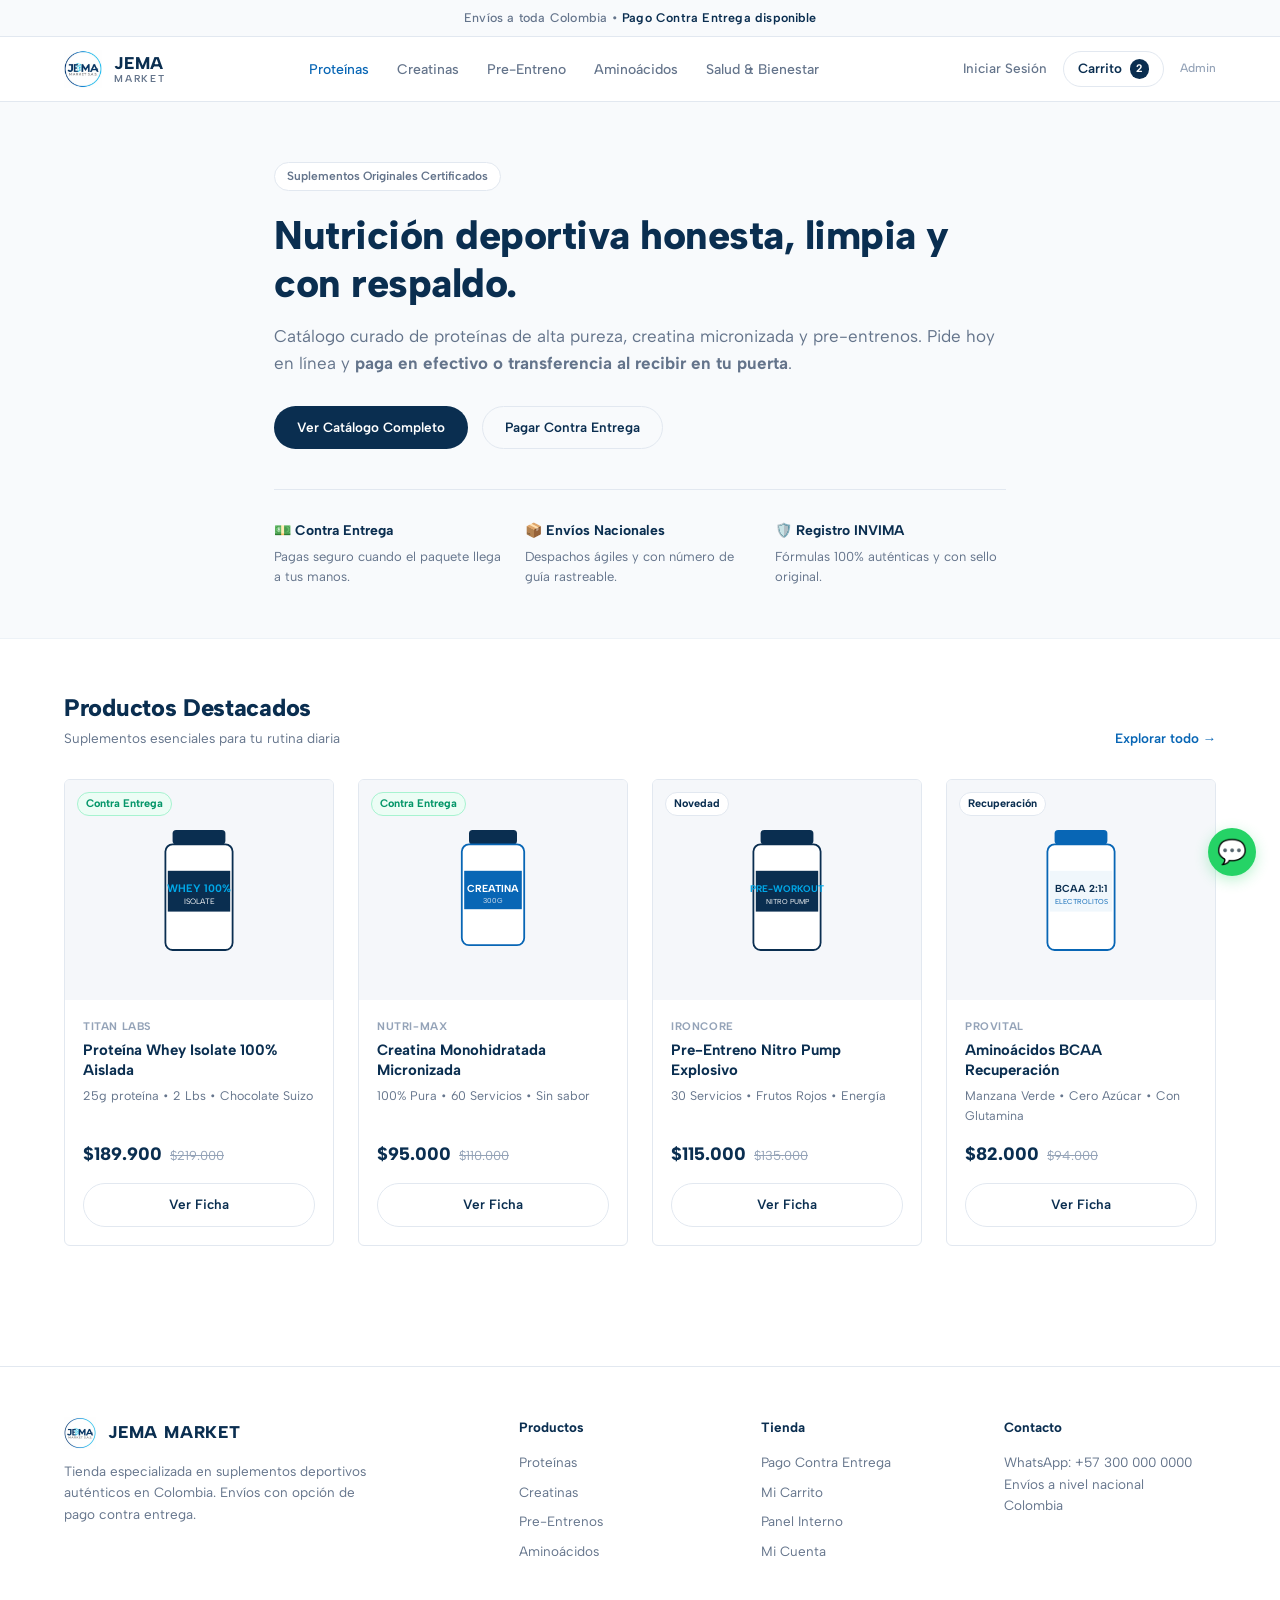
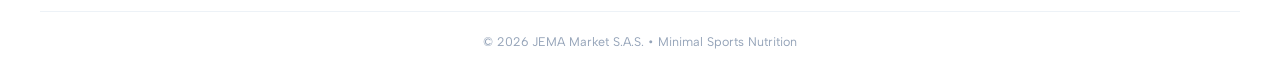
<file: index.html>
<!DOCTYPE html>
<html lang="es-CO">
<head>
  <meta charset="UTF-8">
  <meta name="viewport" content="width=device-width, initial-scale=1.0">
  <title>JEMA Market S.A.S. | Suplementación Deportiva</title>
  <link rel="stylesheet" href="estilos/colores.css">
  <link rel="preconnect" href="https://fonts.googleapis.com">
  <link rel="preconnect" href="https://fonts.gstatic.com" crossorigin>
  <link href="https://fonts.googleapis.com/css2?family=Albert+Sans:wght@400;500;600;700;800&display=swap" rel="stylesheet">
</head>
<body>

  <!-- Barra de Anuncio Slim -->
  <div class="barra-anuncio">
    Envíos a toda Colombia • <strong>Pago Contra Entrega disponible</strong>
  </div>

  <!-- Cabecera Clean -->
  <header class="cabecera">
    <div class="contenedor cabecera-principal">
      <a href="index.html" class="marca-logo">
        <img src="imagenes/logo.png" alt="Logo JEMA Market">
        <div class="marca-texto">
          <span class="marca-titulo">JEMA</span>
          <span class="marca-subtitulo">MARKET</span>
        </div>
      </a>

      <!-- Navegación Central Limpia -->
      <nav>
        <ul class="menu-nav-links">
          <li><a href="catalogo.html" class="activo">Proteínas</a></li>
          <li><a href="catalogo.html">Creatinas</a></li>
          <li><a href="catalogo.html">Pre-Entreno</a></li>
          <li><a href="catalogo.html">Aminoácidos</a></li>
          <li><a href="catalogo.html">Salud & Bienestar</a></li>
        </ul>
      </nav>

      <!-- Acciones de Usuario -->
      <div class="cabecera-acciones">
        <a href="login.html" class="enlace-accion">Iniciar Sesión</a>
        <a href="carrito.html" class="carrito-pildora">
          <span>Carrito</span>
          <span class="carrito-contador">2</span>
        </a>
        <a href="admin.html" class="enlace-accion" style="font-size: 12px; color: var(--color-texto-mutado);">Admin</a>
      </div>
    </div>
  </header>

  <!-- Hero Minimalista -->
  <section class="hero-minimal">
    <div class="contenedor hero-minimal-contenido">
      <div class="insignia-pill">
        Suplementos Originales Certificados
      </div>
      <h1 class="hero-titulo">
        Nutrición deportiva honesta, limpia y con respaldo.
      </h1>
      <p class="hero-subtitulo">
        Catálogo curado de proteínas de alta pureza, creatina micronizada y pre-entrenos. Pide hoy en línea y <strong>paga en efectivo o transferencia al recibir en tu puerta</strong>.
      </p>
      <div class="hero-botones">
        <a href="catalogo.html" class="btn btn-principal">Ver Catálogo Completo</a>
        <a href="checkout.html" class="btn btn-borde">Pagar Contra Entrega</a>
      </div>

      <!-- 3 Puntos Clave de Confianza Minimalistas -->
      <div class="barra-caracteristicas">
        <div class="caracteristica-item">
          <h4>💵 Contra Entrega</h4>
          <p>Pagas seguro cuando el paquete llega a tus manos.</p>
        </div>
        <div class="caracteristica-item">
          <h4>📦 Envíos Nacionales</h4>
          <p>Despachos ágiles y con número de guía rastreable.</p>
        </div>
        <div class="caracteristica-item">
          <h4>🛡️ Registro INVIMA</h4>
          <p>Fórmulas 100% auténticas y con sello original.</p>
        </div>
      </div>
    </div>
  </section>

  <!-- Catálogo Destacado Minimalista -->
  <main class="contenedor" style="padding-top: 50px; padding-bottom: 50px;">
    <div class="seccion-titulo-fila">
      <div>
        <h2 class="titulo-seccion">Productos Destacados</h2>
        <p style="font-size: 13.5px; color: var(--color-texto-suave);">Suplementos esenciales para tu rutina diaria</p>
      </div>
      <a href="catalogo.html" style="font-size: 13.5px; font-weight: 600; color: var(--color-azul-primario);">Explorar todo →</a>
    </div>

    <div class="rejilla-productos">

      <!-- Producto 1 -->
      <article class="tarjeta-producto">
        <div class="producto-caja-img">
          <span class="badge-min badge-contraentrega">Contra Entrega</span>
          <svg style="width: 120px; height: 150px;" viewBox="0 0 100 120">
            <rect x="28" y="10" width="44" height="12" rx="3" fill="#0A2E50" />
            <rect x="22" y="22" width="56" height="88" rx="6" fill="#FFFFFF" stroke="#0A2E50" stroke-width="1.5" />
            <rect x="24" y="44" width="52" height="34" fill="#0A2E50" />
            <text x="50" y="62" font-size="9" font-weight="bold" fill="#00A8E8" text-anchor="middle">WHEY 100%</text>
            <text x="50" y="72" font-size="6.5" fill="#FFFFFF" text-anchor="middle">ISOLATE</text>
          </svg>
        </div>
        <div class="producto-cuerpo">
          <span class="producto-marca">Titan Labs</span>
          <h3 class="producto-nombre">Proteína Whey Isolate 100% Aislada</h3>
          <p class="producto-detalle-corto">25g proteína • 2 Lbs • Chocolate Suizo</p>
          <div class="producto-precio-fila">
            <span class="precio-actual">$189.900</span>
            <span class="precio-anterior">$219.000</span>
          </div>
          <a href="producto-detalle.html" class="btn btn-borde btn-bloque">Ver Ficha</a>
        </div>
      </article>

      <!-- Producto 2 -->
      <article class="tarjeta-producto">
        <div class="producto-caja-img">
          <span class="badge-min badge-contraentrega">Contra Entrega</span>
          <svg style="width: 120px; height: 150px;" viewBox="0 0 100 120">
            <rect x="30" y="10" width="40" height="12" rx="3" fill="#0A2E50" />
            <rect x="24" y="22" width="52" height="84" rx="6" fill="#FFFFFF" stroke="#0866B5" stroke-width="1.5" />
            <rect x="26" y="44" width="48" height="32" fill="#0866B5" />
            <text x="50" y="62" font-size="8.5" font-weight="bold" fill="#FFFFFF" text-anchor="middle">CREATINA</text>
            <text x="50" y="71" font-size="6" fill="#E2E8F0" text-anchor="middle">300G</text>
          </svg>
        </div>
        <div class="producto-cuerpo">
          <span class="producto-marca">Nutri-Max</span>
          <h3 class="producto-nombre">Creatina Monohidratada Micronizada</h3>
          <p class="producto-detalle-corto">100% Pura • 60 Servicios • Sin sabor</p>
          <div class="producto-precio-fila">
            <span class="precio-actual">$95.000</span>
            <span class="precio-anterior">$110.000</span>
          </div>
          <a href="producto-detalle.html" class="btn btn-borde btn-bloque">Ver Ficha</a>
        </div>
      </article>

      <!-- Producto 3 -->
      <article class="tarjeta-producto">
        <div class="producto-caja-img">
          <span class="badge-min">Novedad</span>
          <svg style="width: 120px; height: 150px;" viewBox="0 0 100 120">
            <rect x="28" y="10" width="44" height="12" rx="3" fill="#0A2E50" />
            <rect x="22" y="22" width="56" height="88" rx="6" fill="#FFFFFF" stroke="#0A2E50" stroke-width="1.5" />
            <rect x="24" y="44" width="52" height="34" fill="#0A2E50" />
            <text x="50" y="62" font-size="8" font-weight="bold" fill="#00A8E8" text-anchor="middle">PRE-WORKOUT</text>
            <text x="50" y="72" font-size="6" fill="#FFFFFF" text-anchor="middle">NITRO PUMP</text>
          </svg>
        </div>
        <div class="producto-cuerpo">
          <span class="producto-marca">IronCore</span>
          <h3 class="producto-nombre">Pre-Entreno Nitro Pump Explosivo</h3>
          <p class="producto-detalle-corto">30 Servicios • Frutos Rojos • Energía</p>
          <div class="producto-precio-fila">
            <span class="precio-actual">$115.000</span>
            <span class="precio-anterior">$135.000</span>
          </div>
          <a href="producto-detalle.html" class="btn btn-borde btn-bloque">Ver Ficha</a>
        </div>
      </article>

      <!-- Producto 4 -->
      <article class="tarjeta-producto">
        <div class="producto-caja-img">
          <span class="badge-min">Recuperación</span>
          <svg style="width: 120px; height: 150px;" viewBox="0 0 100 120">
            <rect x="28" y="10" width="44" height="12" rx="3" fill="#0866B5" />
            <rect x="22" y="22" width="56" height="88" rx="6" fill="#FFFFFF" stroke="#0866B5" stroke-width="1.5" />
            <rect x="24" y="44" width="52" height="34" fill="#F0F7FC" />
            <text x="50" y="62" font-size="8.5" font-weight="bold" fill="#0A2E50" text-anchor="middle">BCAA 2:1:1</text>
            <text x="50" y="72" font-size="6" fill="#0866B5" text-anchor="middle">ELECTROLITOS</text>
          </svg>
        </div>
        <div class="producto-cuerpo">
          <span class="producto-marca">ProVital</span>
          <h3 class="producto-nombre">Aminoácidos BCAA Recuperación</h3>
          <p class="producto-detalle-corto">Manzana Verde • Cero Azúcar • Con Glutamina</p>
          <div class="producto-precio-fila">
            <span class="precio-actual">$82.000</span>
            <span class="precio-anterior">$94.000</span>
          </div>
          <a href="producto-detalle.html" class="btn btn-borde btn-bloque">Ver Ficha</a>
        </div>
      </article>

    </div>
  </main>

  <!-- Footer Minimalista -->
  <footer class="pie-pagina">
    <div class="contenedor rejilla-pie">
      <div>
        <div class="marca-logo" style="margin-bottom: 12px;">
          <img src="imagenes/logo.png" alt="Logo JEMA" style="height: 32px;">
          <div class="marca-texto">
            <span class="marca-titulo">JEMA MARKET</span>
          </div>
        </div>
        <p style="max-width: 320px; line-height: 1.6;">
          Tienda especializada en suplementos deportivos auténticos en Colombia. Envíos con opción de pago contra entrega.
        </p>
      </div>

      <div class="columna-pie">
        <h4>Productos</h4>
        <ul>
          <li><a href="catalogo.html">Proteínas</a></li>
          <li><a href="catalogo.html">Creatinas</a></li>
          <li><a href="catalogo.html">Pre-Entrenos</a></li>
          <li><a href="catalogo.html">Aminoácidos</a></li>
        </ul>
      </div>

      <div class="columna-pie">
        <h4>Tienda</h4>
        <ul>
          <li><a href="checkout.html">Pago Contra Entrega</a></li>
          <li><a href="carrito.html">Mi Carrito</a></li>
          <li><a href="admin.html">Panel Interno</a></li>
          <li><a href="login.html">Mi Cuenta</a></li>
        </ul>
      </div>

      <div class="columna-pie">
        <h4>Contacto</h4>
        <p style="line-height: 1.6;">
          WhatsApp: +57 300 000 0000<br>
          Envíos a nivel nacional<br>
          Colombia
        </p>
      </div>
    </div>

    <div class="contenedor pie-franja-final">
      © 2026 JEMA Market S.A.S. • Minimal Sports Nutrition
    </div>
  </footer>

  <!-- WhatsApp Flotante Minimal -->
  <a href="https://wa.me/573000000000" target="_blank" class="boton-whatsapp-flotante" title="WhatsApp">
    💬
  </a>

</body>
</html>
</file>
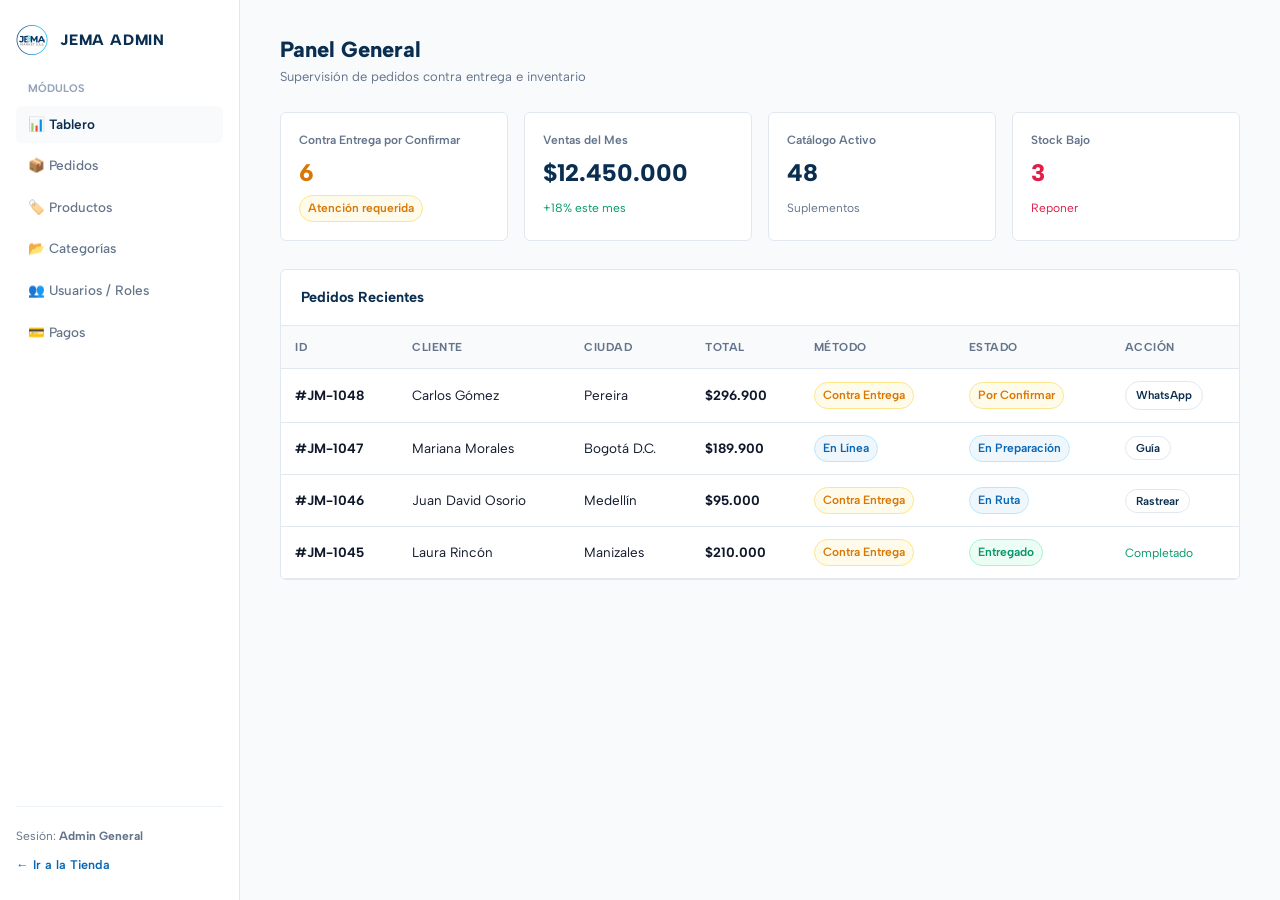
<file: admin.html>
<!DOCTYPE html>
<html lang="es-CO">
<head>
  <meta charset="UTF-8">
  <meta name="viewport" content="width=device-width, initial-scale=1.0">
  <title>Panel de Control | JEMA Market S.A.S.</title>
  <link rel="stylesheet" href="estilos/colores.css">
  <link rel="preconnect" href="https://fonts.googleapis.com">
  <link rel="preconnect" href="https://fonts.gstatic.com" crossorigin>
  <link href="https://fonts.googleapis.com/css2?family=Albert+Sans:wght@400;500;600;700;800&display=swap" rel="stylesheet">
  <style>
    .admin-layout-min {
      display: grid;
      grid-template-columns: 240px 1fr;
      min-height: 100vh;
    }
    .admin-sidebar-min {
      border-right: 1px solid var(--color-borde);
      background: #FFFFFF;
      padding: 24px 16px;
      display: flex;
      flex-direction: column;
    }
    .admin-nav-item {
      display: flex;
      align-items: center;
      gap: 10px;
      padding: 8px 12px;
      border-radius: var(--radio-esquinas);
      font-size: 13.5px;
      font-weight: 500;
      color: var(--color-texto-suave);
      margin-bottom: 4px;
      transition: all 0.15s;
    }
    .admin-nav-item:hover,
    .admin-nav-item.activo {
      background-color: var(--fondo-suave);
      color: var(--color-marino-oscuro);
      font-weight: 600;
    }
    .admin-main-min {
      padding: 32px 40px;
      background-color: var(--fondo-suave);
    }
    .kpi-row-min {
      display: grid;
      grid-template-columns: repeat(auto-fit, minmax(200px, 1fr));
      gap: 16px;
      margin-bottom: 28px;
    }
    .kpi-card-min {
      background: #FFFFFF;
      border: 1px solid var(--color-borde);
      border-radius: var(--radio-esquinas);
      padding: 18px;
    }
    .kpi-card-min .valor {
      font-size: 24px;
      font-weight: 800;
      color: var(--color-marino-oscuro);
      margin: 4px 0 2px;
    }
    @media (max-width: 850px) {
      .admin-layout-min { grid-template-columns: 1fr; }
      .admin-sidebar-min { display: none; }
      .admin-main-min { padding: 20px; }
    }
  </style>
</head>
<body>

  <div class="admin-layout-min">
    <!-- Sidebar Clean -->
    <aside class="admin-sidebar-min">
      <div class="marca-logo" style="margin-bottom: 24px;">
        <img src="imagenes/logo.png" alt="Logo JEMA" style="height: 32px;">
        <div class="marca-texto">
          <span class="marca-titulo" style="font-size: 15px;">JEMA ADMIN</span>
        </div>
      </div>

      <div style="font-size: 11px; font-weight: 700; color: var(--color-texto-mutado); text-transform: uppercase; margin-bottom: 8px; padding-left: 12px;">
        Módulos
      </div>
      <a href="admin.html" class="admin-nav-item activo">📊 Tablero</a>
      <a href="admin.html" class="admin-nav-item">📦 Pedidos</a>
      <a href="admin.html" class="admin-nav-item">🏷️ Productos</a>
      <a href="admin.html" class="admin-nav-item">📂 Categorías</a>
      <a href="admin.html" class="admin-nav-item">👥 Usuarios / Roles</a>
      <a href="admin.html" class="admin-nav-item">💳 Pagos</a>

      <div style="margin-top: auto; padding-top: 20px; border-top: 1px solid var(--color-borde-fino);">
        <div style="font-size: 12px; color: var(--color-texto-suave); margin-bottom: 6px;">
          Sesión: <strong>Admin General</strong>
        </div>
        <a href="index.html" style="font-size: 12.5px; color: var(--color-azul-primario); font-weight: 600;">← Ir a la Tienda</a>
      </div>
    </aside>

    <!-- Main Admin -->
    <main class="admin-main-min">
      <div style="display: flex; justify-content: space-between; align-items: center; margin-bottom: 24px;">
        <div>
          <h1 style="font-size: 22px; font-weight: 800; color: var(--color-marino-oscuro);">Panel General</h1>
          <p style="font-size: 13px; color: var(--color-texto-suave);">Supervisión de pedidos contra entrega e inventario</p>
        </div>
      </div>

      <!-- KPIs -->
      <div class="kpi-row-min">
        <div class="kpi-card-min">
          <div style="font-size: 12px; color: var(--color-texto-suave); font-weight: 600;">Contra Entrega por Confirmar</div>
          <div class="valor" style="color: var(--color-alerta);">6</div>
          <span class="insignia insignia-pendiente">Atención requerida</span>
        </div>
        <div class="kpi-card-min">
          <div style="font-size: 12px; color: var(--color-texto-suave); font-weight: 600;">Ventas del Mes</div>
          <div class="valor">$12.450.000</div>
          <span style="font-size: 12px; color: var(--color-exito);">+18% este mes</span>
        </div>
        <div class="kpi-card-min">
          <div style="font-size: 12px; color: var(--color-texto-suave); font-weight: 600;">Catálogo Activo</div>
          <div class="valor">48</div>
          <span style="font-size: 12px; color: var(--color-texto-suave);">Suplementos</span>
        </div>
        <div class="kpi-card-min">
          <div style="font-size: 12px; color: var(--color-texto-suave); font-weight: 600;">Stock Bajo</div>
          <div class="valor" style="color: var(--color-peligro);">3</div>
          <span style="font-size: 12px; color: var(--color-peligro);">Reponer</span>
        </div>
      </div>

      <!-- Tabla Minimalista -->
      <div style="background: #FFFFFF; border: 1px solid var(--color-borde); border-radius: var(--radio-esquinas); overflow: hidden;">
        <div style="padding: 16px 20px; border-bottom: 1px solid var(--color-borde); font-weight: 700; font-size: 14.5px; color: var(--color-marino-oscuro);">
          Pedidos Recientes
        </div>
        <table class="tabla-responsiva">
          <thead>
            <tr>
              <th>ID</th>
              <th>Cliente</th>
              <th>Ciudad</th>
              <th>Total</th>
              <th>Método</th>
              <th>Estado</th>
              <th>Acción</th>
            </tr>
          </thead>
          <tbody>
            <tr>
              <td><strong>#JM-1048</strong></td>
              <td>Carlos Gómez</td>
              <td>Pereira</td>
              <td><strong>$296.900</strong></td>
              <td><span class="insignia insignia-pendiente">Contra Entrega</span></td>
              <td><span class="insignia insignia-pendiente">Por Confirmar</span></td>
              <td><a href="https://wa.me/573146355214" target="_blank" class="btn btn-borde" style="padding: 4px 10px; font-size: 11.5px;">WhatsApp</a></td>
            </tr>
            <tr>
              <td><strong>#JM-1047</strong></td>
              <td>Mariana Morales</td>
              <td>Bogotá D.C.</td>
              <td><strong>$189.900</strong></td>
              <td><span class="insignia insignia-confirmado">En Línea</span></td>
              <td><span class="insignia insignia-confirmado">En Preparación</span></td>
              <td><button class="btn btn-borde" style="padding: 4px 10px; font-size: 11.5px;">Guía</button></td>
            </tr>
            <tr>
              <td><strong>#JM-1046</strong></td>
              <td>Juan David Osorio</td>
              <td>Medellín</td>
              <td><strong>$95.000</strong></td>
              <td><span class="insignia insignia-pendiente">Contra Entrega</span></td>
              <td><span class="insignia insignia-confirmado">En Ruta</span></td>
              <td><button class="btn btn-borde" style="padding: 4px 10px; font-size: 11.5px;">Rastrear</button></td>
            </tr>
            <tr>
              <td><strong>#JM-1045</strong></td>
              <td>Laura Rincón</td>
              <td>Manizales</td>
              <td><strong>$210.000</strong></td>
              <td><span class="insignia insignia-pendiente">Contra Entrega</span></td>
              <td><span class="insignia insignia-entregado">Entregado</span></td>
              <td><span style="font-size: 12px; color: var(--color-exito);">Completado</span></td>
            </tr>
          </tbody>
        </table>
      </div>
    </main>
  </div>

</body>
</html>
</file>
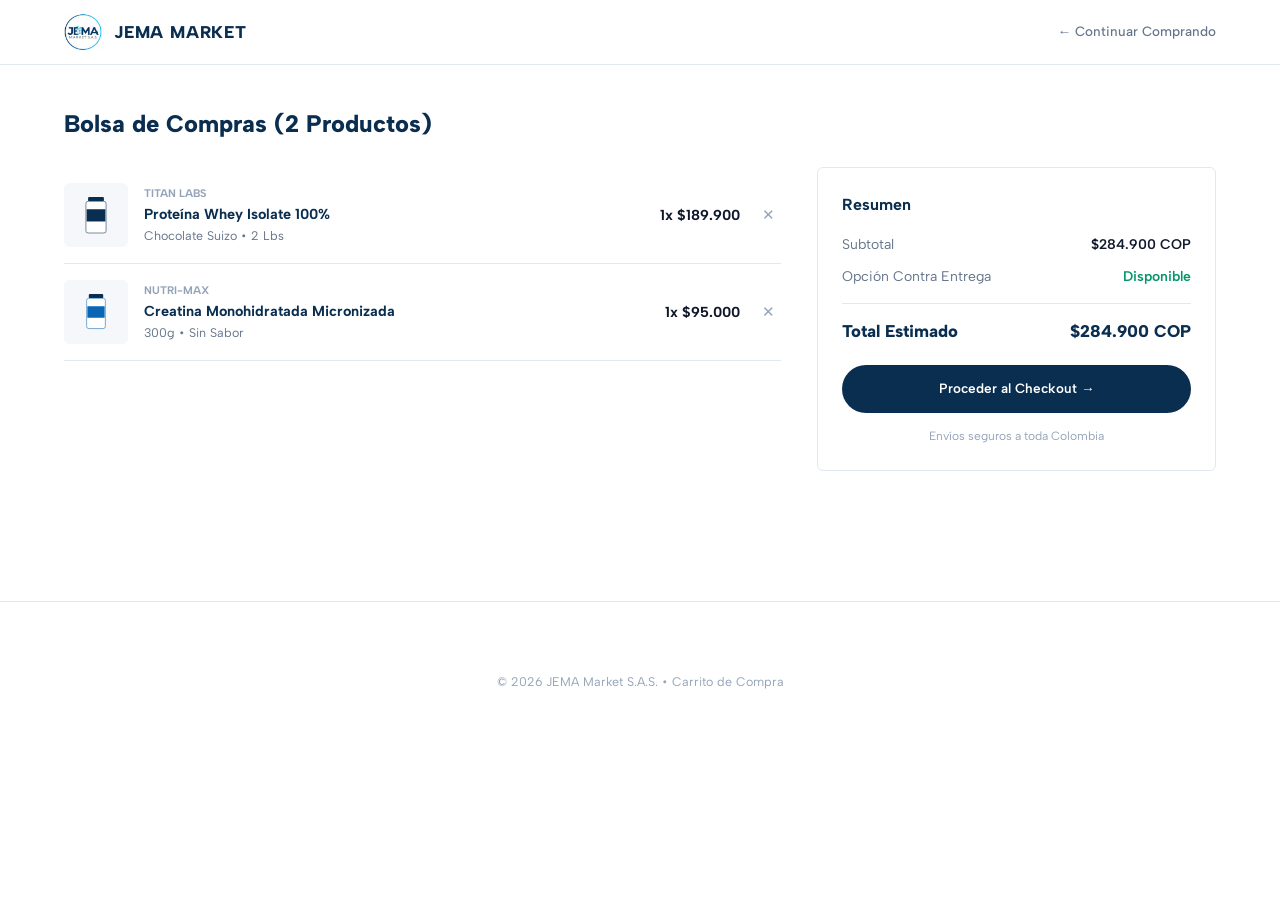
<file: carrito.html>
<!DOCTYPE html>
<html lang="es-CO">
<head>
  <meta charset="UTF-8">
  <meta name="viewport" content="width=device-width, initial-scale=1.0">
  <title>Carrito de Compras | JEMA Market S.A.S.</title>
  <link rel="stylesheet" href="estilos/colores.css">
  <link rel="preconnect" href="https://fonts.googleapis.com">
  <link rel="preconnect" href="https://fonts.gstatic.com" crossorigin>
  <link href="https://fonts.googleapis.com/css2?family=Albert+Sans:wght@400;500;600;700;800&display=swap" rel="stylesheet">
  <style>
    .carrito-grid-min {
      display: grid;
      grid-template-columns: 1.8fr 1fr;
      gap: 36px;
      margin-top: 24px;
    }
    .linea-item-min {
      display: flex;
      align-items: center;
      gap: 16px;
      padding: 16px 0;
      border-bottom: 1px solid var(--color-borde);
    }
    .min-img-thumb {
      width: 64px;
      height: 64px;
      background-color: var(--fondo-gris-producto);
      border-radius: var(--radio-esquinas);
      display: flex;
      align-items: center;
      justify-content: center;
      flex-shrink: 0;
    }
    .caja-resumen-min {
      border: 1px solid var(--color-borde);
      border-radius: var(--radio-esquinas);
      padding: 24px;
      background: #FFFFFF;
      height: fit-content;
    }
    @media (max-width: 800px) {
      .carrito-grid-min { grid-template-columns: 1fr; }
    }
  </style>
</head>
<body>

  <header class="cabecera">
    <div class="contenedor cabecera-principal">
      <a href="index.html" class="marca-logo">
        <img src="imagenes/logo.png" alt="Logo JEMA">
        <div class="marca-texto">
          <span class="marca-titulo">JEMA MARKET</span>
        </div>
      </a>
      <a href="index.html" class="enlace-accion">← Continuar Comprando</a>
    </div>
  </header>

  <main class="contenedor" style="padding-top: 40px; padding-bottom: 60px;">
    <h1 style="font-size: 24px; font-weight: 800; color: var(--color-marino-oscuro);">
      Bolsa de Compras (2 Productos)
    </h1>

    <div class="carrito-grid-min">
      <!-- Lista limpia de items -->
      <div>
        <div class="linea-item-min">
          <div class="min-img-thumb">
            <svg style="width: 36px; height: 44px;" viewBox="0 0 100 120">
              <rect x="28" y="10" width="44" height="12" rx="3" fill="#0A2E50" />
              <rect x="22" y="22" width="56" height="88" rx="6" fill="#FFFFFF" stroke="#0A2E50" stroke-width="1.5" />
              <rect x="24" y="44" width="52" height="34" fill="#0A2E50" />
            </svg>
          </div>
          <div style="flex: 1;">
            <div style="font-size: 11px; font-weight: 700; color: var(--color-texto-mutado); text-transform: uppercase;">Titan Labs</div>
            <h4 style="font-size: 14.5px; font-weight: 700; color: var(--color-marino-oscuro);">Proteína Whey Isolate 100%</h4>
            <div style="font-size: 12.5px; color: var(--color-texto-suave);">Chocolate Suizo • 2 Lbs</div>
          </div>
          <div style="font-weight: 700; font-size: 14.5px;">1x $189.900</div>
          <button style="border: none; background: none; color: var(--color-texto-mutado); cursor: pointer; padding: 6px;" title="Eliminar">✕</button>
        </div>

        <div class="linea-item-min">
          <div class="min-img-thumb">
            <svg style="width: 36px; height: 44px;" viewBox="0 0 100 120">
              <rect x="30" y="10" width="40" height="12" rx="3" fill="#0A2E50" />
              <rect x="24" y="22" width="52" height="84" rx="6" fill="#FFFFFF" stroke="#0866B5" stroke-width="1.5" />
              <rect x="26" y="44" width="48" height="32" fill="#0866B5" />
            </svg>
          </div>
          <div style="flex: 1;">
            <div style="font-size: 11px; font-weight: 700; color: var(--color-texto-mutado); text-transform: uppercase;">Nutri-Max</div>
            <h4 style="font-size: 14.5px; font-weight: 700; color: var(--color-marino-oscuro);">Creatina Monohidratada Micronizada</h4>
            <div style="font-size: 12.5px; color: var(--color-texto-suave);">300g • Sin Sabor</div>
          </div>
          <div style="font-weight: 700; font-size: 14.5px;">1x $95.000</div>
          <button style="border: none; background: none; color: var(--color-texto-mutado); cursor: pointer; padding: 6px;" title="Eliminar">✕</button>
        </div>
      </div>

      <!-- Resumen Minimalista -->
      <div class="caja-resumen-min">
        <h3 style="font-size: 16px; font-weight: 700; color: var(--color-marino-oscuro); margin-bottom: 16px;">
          Resumen
        </h3>
        <div style="display: flex; justify-content: space-between; font-size: 14px; margin-bottom: 10px; color: var(--color-texto-suave);">
          <span>Subtotal</span>
          <span style="font-weight: 600; color: var(--color-texto);">$284.900 COP</span>
        </div>
        <div style="display: flex; justify-content: space-between; font-size: 14px; margin-bottom: 10px; color: var(--color-texto-suave);">
          <span>Opción Contra Entrega</span>
          <span style="color: var(--color-exito); font-weight: 600;">Disponible</span>
        </div>
        <div style="display: flex; justify-content: space-between; font-size: 17px; font-weight: 800; color: var(--color-marino-oscuro); border-top: 1px solid var(--color-borde); padding-top: 14px; margin-top: 14px;">
          <span>Total Estimado</span>
          <span>$284.900 COP</span>
        </div>

        <a href="checkout.html" class="btn btn-principal btn-bloque" style="margin-top: 20px; padding: 12px;">
          Proceder al Checkout →
        </a>

        <div style="text-align: center; font-size: 12px; color: var(--color-texto-mutado); margin-top: 14px;">
          Envíos seguros a toda Colombia
        </div>
      </div>
    </div>
  </main>

  <footer class="pie-pagina">
    <div class="contenedor pie-franja-final" style="border: none;">
      © 2026 JEMA Market S.A.S. • Carrito de Compra
    </div>
  </footer>

</body>
</html>
</file>
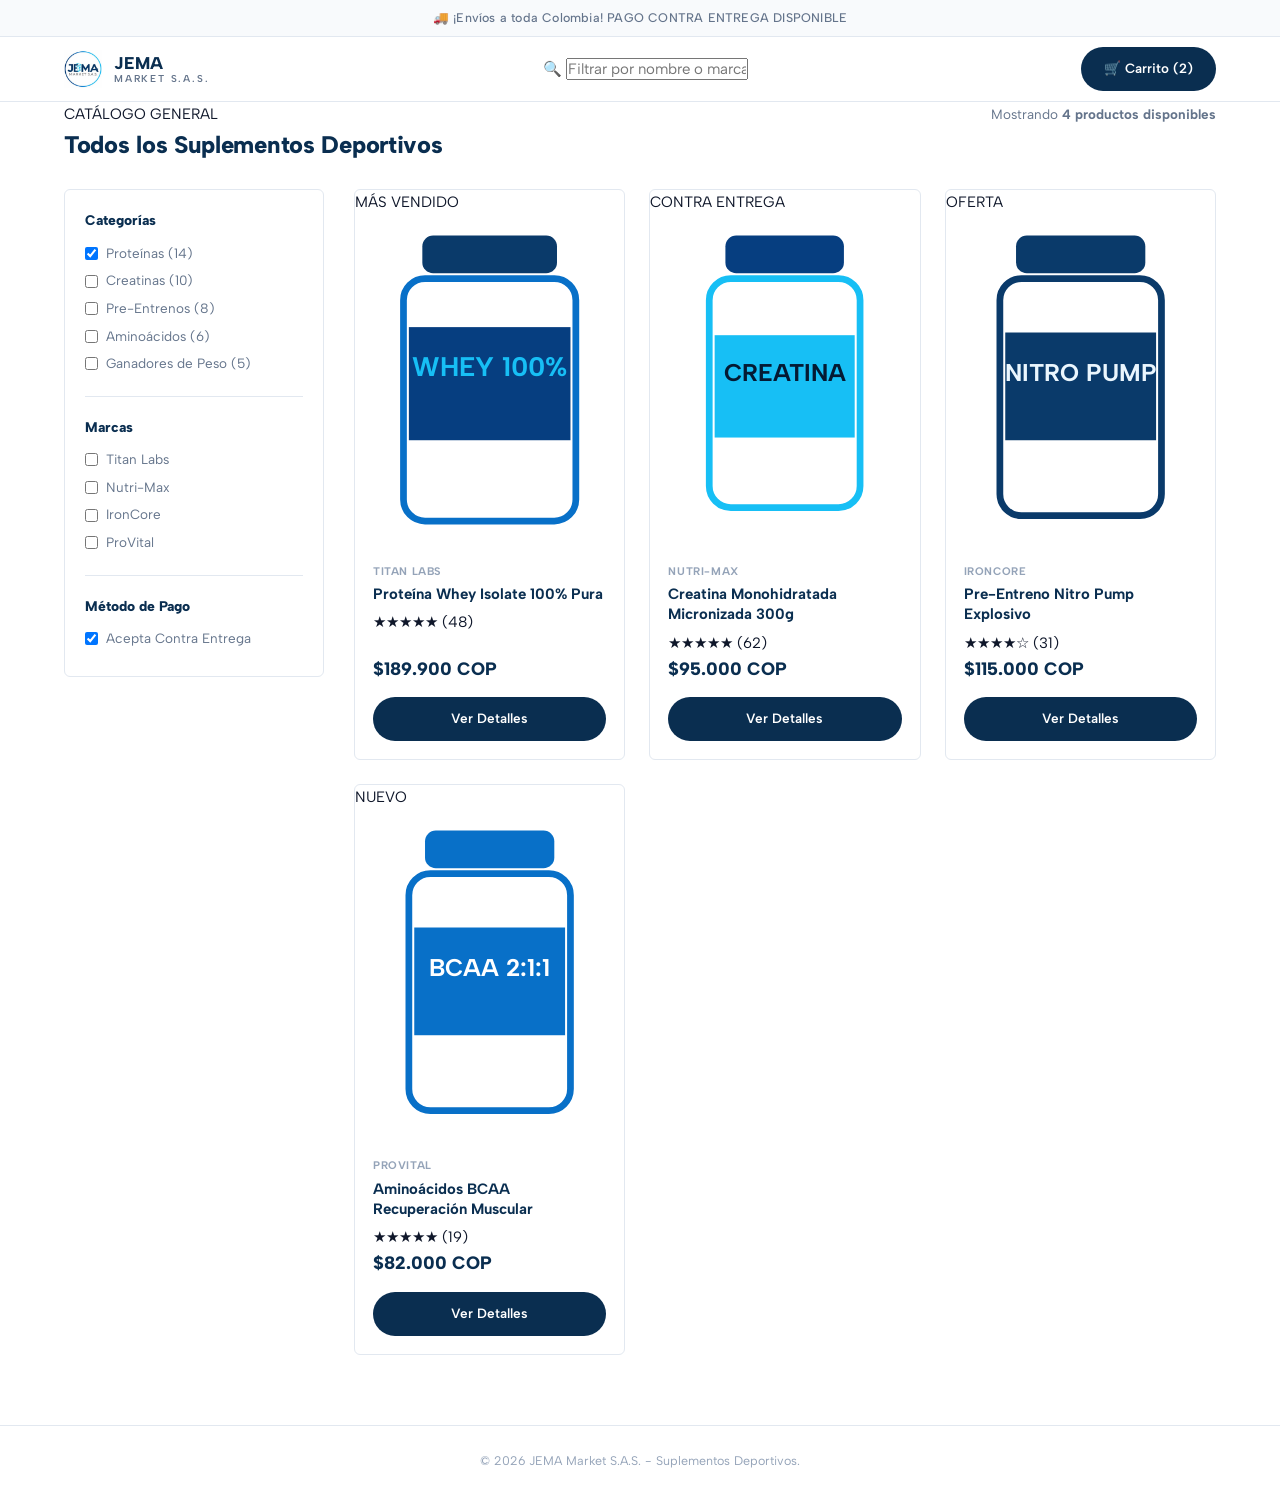
<file: catalogo.html>
<!DOCTYPE html>
<html lang="es-CO">
<head>
  <meta charset="UTF-8">
  <meta name="viewport" content="width=device-width, initial-scale=1.0">
  <title>Catálogo Completo de Suplementos | JEMA Market S.A.S.</title>
  <link rel="stylesheet" href="estilos/colores.css">
  <link rel="preconnect" href="https://fonts.googleapis.com">
  <link rel="preconnect" href="https://fonts.gstatic.com" crossorigin>
  <link href="https://fonts.googleapis.com/css2?family=Albert+Sans:wght@400;500;600;700;800&display=swap" rel="stylesheet">
  <style>
    .catalogo-rejilla {
      display: grid;
      grid-template-columns: 260px 1fr;
      gap: 30px;
      margin-top: 25px;
    }
    .filtros-lateral {
      background: #FFFFFF;
      border: 1px solid var(--color-borde);
      border-radius: var(--radio-esquinas);
      padding: 20px;
      height: fit-content;
      box-shadow: var(--sombra-suave);
    }
    .filtro-bloque {
      margin-bottom: 20px;
      border-bottom: 1px solid var(--color-borde);
      padding-bottom: 15px;
    }
    .filtro-bloque:last-child {
      border-bottom: none;
      margin-bottom: 0;
      padding-bottom: 0;
    }
    .filtro-titulo {
      font-size: 14px;
      font-weight: 800;
      color: var(--color-marino-oscuro);
      margin-bottom: 10px;
    }
    .filtro-opcion {
      display: flex;
      align-items: center;
      gap: 8px;
      font-size: 13.5px;
      color: var(--color-texto-suave);
      margin-bottom: 6px;
      cursor: pointer;
    }
    @media (max-width: 850px) {
      .catalogo-rejilla { grid-template-columns: 1fr; }
      .filtros-lateral { display: none; }
    }
  </style>
</head>
<body>

  <!-- Barra anuncio -->
  <div class="barra-anuncio">
    🚚 ¡Envíos a toda Colombia! <span>PAGO CONTRA ENTREGA DISPONIBLE</span>
  </div>

  <!-- Cabecera -->
  <header class="cabecera">
    <div class="contenedor cabecera-principal">
      <a href="index.html" class="marca-logo">
        <img src="imagenes/logo.png" alt="Logo JEMA">
        <div class="marca-texto">
          <span class="marca-titulo">JEMA</span>
          <span class="marca-subtitulo">MARKET S.A.S.</span>
        </div>
      </a>

      <div class="buscador-central">
        <span class="buscador-icono">🔍</span>
        <input type="text" placeholder="Filtrar por nombre o marca...">
      </div>

      <div class="cabecera-acciones">
        <a href="carrito.html" class="btn btn-principal">🛒 Carrito (2)</a>
      </div>
    </div>
  </header>

  <main class="contenedor seccion-espacio">
    <div style="display: flex; justify-content: space-between; align-items: baseline;">
      <div>
        <span class="subtitulo-marca">CATÁLOGO GENERAL</span>
        <h1 class="titulo-seccion">Todos los Suplementos Deportivos</h1>
      </div>
      <div style="font-size: 13.5px; color: var(--color-texto-suave);">
        Mostrando <strong>4 productos disponibles</strong>
      </div>
    </div>

    <div class="catalogo-rejilla">
      <!-- FILTROS LATERALES -->
      <aside class="filtros-lateral">
        <div class="filtro-bloque">
          <h4 class="filtro-titulo">Categorías</h4>
          <label class="filtro-opcion"><input type="checkbox" checked> Proteínas (14)</label>
          <label class="filtro-opcion"><input type="checkbox"> Creatinas (10)</label>
          <label class="filtro-opcion"><input type="checkbox"> Pre-Entrenos (8)</label>
          <label class="filtro-opcion"><input type="checkbox"> Aminoácidos (6)</label>
          <label class="filtro-opcion"><input type="checkbox"> Ganadores de Peso (5)</label>
        </div>

        <div class="filtro-bloque">
          <h4 class="filtro-titulo">Marcas</h4>
          <label class="filtro-opcion"><input type="checkbox"> Titan Labs</label>
          <label class="filtro-opcion"><input type="checkbox"> Nutri-Max</label>
          <label class="filtro-opcion"><input type="checkbox"> IronCore</label>
          <label class="filtro-opcion"><input type="checkbox"> ProVital</label>
        </div>

        <div class="filtro-bloque">
          <h4 class="filtro-titulo">Método de Pago</h4>
          <label class="filtro-opcion"><input type="checkbox" checked> Acepta Contra Entrega</label>
        </div>
      </aside>

      <!-- LISTA DE PRODUCTOS -->
      <div>
        <div class="rejilla-productos">

          <!-- 1 -->
          <article class="tarjeta-producto">
            <span class="producto-etiqueta nuevo">MÁS VENDIDO</span>
            <div class="producto-imagen-caja">
              <svg class="producto-svg-suplemento" viewBox="0 0 100 120">
                <rect x="25" y="8" width="50" height="14" rx="4" fill="#0A3A6A" />
                <rect x="18" y="24" width="64" height="90" rx="8" fill="#FFFFFF" stroke="#0870C8" stroke-width="2.5" />
                <rect x="20" y="42" width="60" height="42" fill="#063E80" />
                <text x="50" y="60" font-size="10" font-weight="bold" fill="#17BFF5" text-anchor="middle">WHEY 100%</text>
              </svg>
            </div>
            <div class="producto-cuerpo">
              <span class="producto-marca">TITAN LABS</span>
              <h3 class="producto-nombre">Proteína Whey Isolate 100% Pura</h3>
              <div class="producto-estrellas">★★★★★ <span>(48)</span></div>
              <div class="producto-precio-fila">
                <span class="precio-actual">$189.900 COP</span>
              </div>
              <a href="producto-detalle.html" class="btn btn-principal btn-bloque">Ver Detalles</a>
            </div>
          </article>

          <!-- 2 -->
          <article class="tarjeta-producto">
            <span class="producto-etiqueta contraentrega">CONTRA ENTREGA</span>
            <div class="producto-imagen-caja">
              <svg class="producto-svg-suplemento" viewBox="0 0 100 120">
                <rect x="28" y="8" width="44" height="14" rx="4" fill="#063E80" />
                <rect x="22" y="24" width="56" height="85" rx="8" fill="#FFFFFF" stroke="#17BFF5" stroke-width="2.5" />
                <rect x="24" y="45" width="52" height="38" fill="#17BFF5" />
                <text x="50" y="62" font-size="9" font-weight="bold" fill="#041A33" text-anchor="middle">CREATINA</text>
              </svg>
            </div>
            <div class="producto-cuerpo">
              <span class="producto-marca">NUTRI-MAX</span>
              <h3 class="producto-nombre">Creatina Monohidratada Micronizada 300g</h3>
              <div class="producto-estrellas">★★★★★ <span>(62)</span></div>
              <div class="producto-precio-fila">
                <span class="precio-actual">$95.000 COP</span>
              </div>
              <a href="producto-detalle.html" class="btn btn-principal btn-bloque">Ver Detalles</a>
            </div>
          </article>

          <!-- 3 -->
          <article class="tarjeta-producto">
            <span class="producto-etiqueta">OFERTA</span>
            <div class="producto-imagen-caja">
              <svg class="producto-svg-suplemento" viewBox="0 0 100 120">
                <rect x="26" y="8" width="48" height="14" rx="4" fill="#0A3A6A" />
                <rect x="20" y="24" width="60" height="88" rx="8" fill="#FFFFFF" stroke="#0A3A6A" stroke-width="2.5" />
                <rect x="22" y="44" width="56" height="40" fill="#0A3A6A" />
                <text x="50" y="62" font-size="9" font-weight="bold" fill="#EAF6FE" text-anchor="middle">NITRO PUMP</text>
              </svg>
            </div>
            <div class="producto-cuerpo">
              <span class="producto-marca">IRONCORE</span>
              <h3 class="producto-nombre">Pre-Entreno Nitro Pump Explosivo</h3>
              <div class="producto-estrellas">★★★★☆ <span>(31)</span></div>
              <div class="producto-precio-fila">
                <span class="precio-actual">$115.000 COP</span>
              </div>
              <a href="producto-detalle.html" class="btn btn-principal btn-bloque">Ver Detalles</a>
            </div>
          </article>

          <!-- 4 -->
          <article class="tarjeta-producto">
            <span class="producto-etiqueta nuevo">NUEVO</span>
            <div class="producto-imagen-caja">
              <svg class="producto-svg-suplemento" viewBox="0 0 100 120">
                <rect x="26" y="8" width="48" height="14" rx="4" fill="#0870C8" />
                <rect x="20" y="24" width="60" height="88" rx="8" fill="#FFFFFF" stroke="#0870C8" stroke-width="2.5" />
                <rect x="22" y="44" width="56" height="40" fill="#0870C8" />
                <text x="50" y="62" font-size="9" font-weight="bold" fill="#FFFFFF" text-anchor="middle">BCAA 2:1:1</text>
              </svg>
            </div>
            <div class="producto-cuerpo">
              <span class="producto-marca">PROVITAL</span>
              <h3 class="producto-nombre">Aminoácidos BCAA Recuperación Muscular</h3>
              <div class="producto-estrellas">★★★★★ <span>(19)</span></div>
              <div class="producto-precio-fila">
                <span class="precio-actual">$82.000 COP</span>
              </div>
              <a href="producto-detalle.html" class="btn btn-principal btn-bloque">Ver Detalles</a>
            </div>
          </article>

        </div>
      </div>
    </div>
  </main>

  <footer class="pie-pagina" style="padding: 25px 0;">
    <div class="contenedor pie-franja-final" style="border: none; padding: 0;">
      <p>© 2026 JEMA Market S.A.S. - Suplementos Deportivos.</p>
    </div>
  </footer>

</body>
</html>
</file>
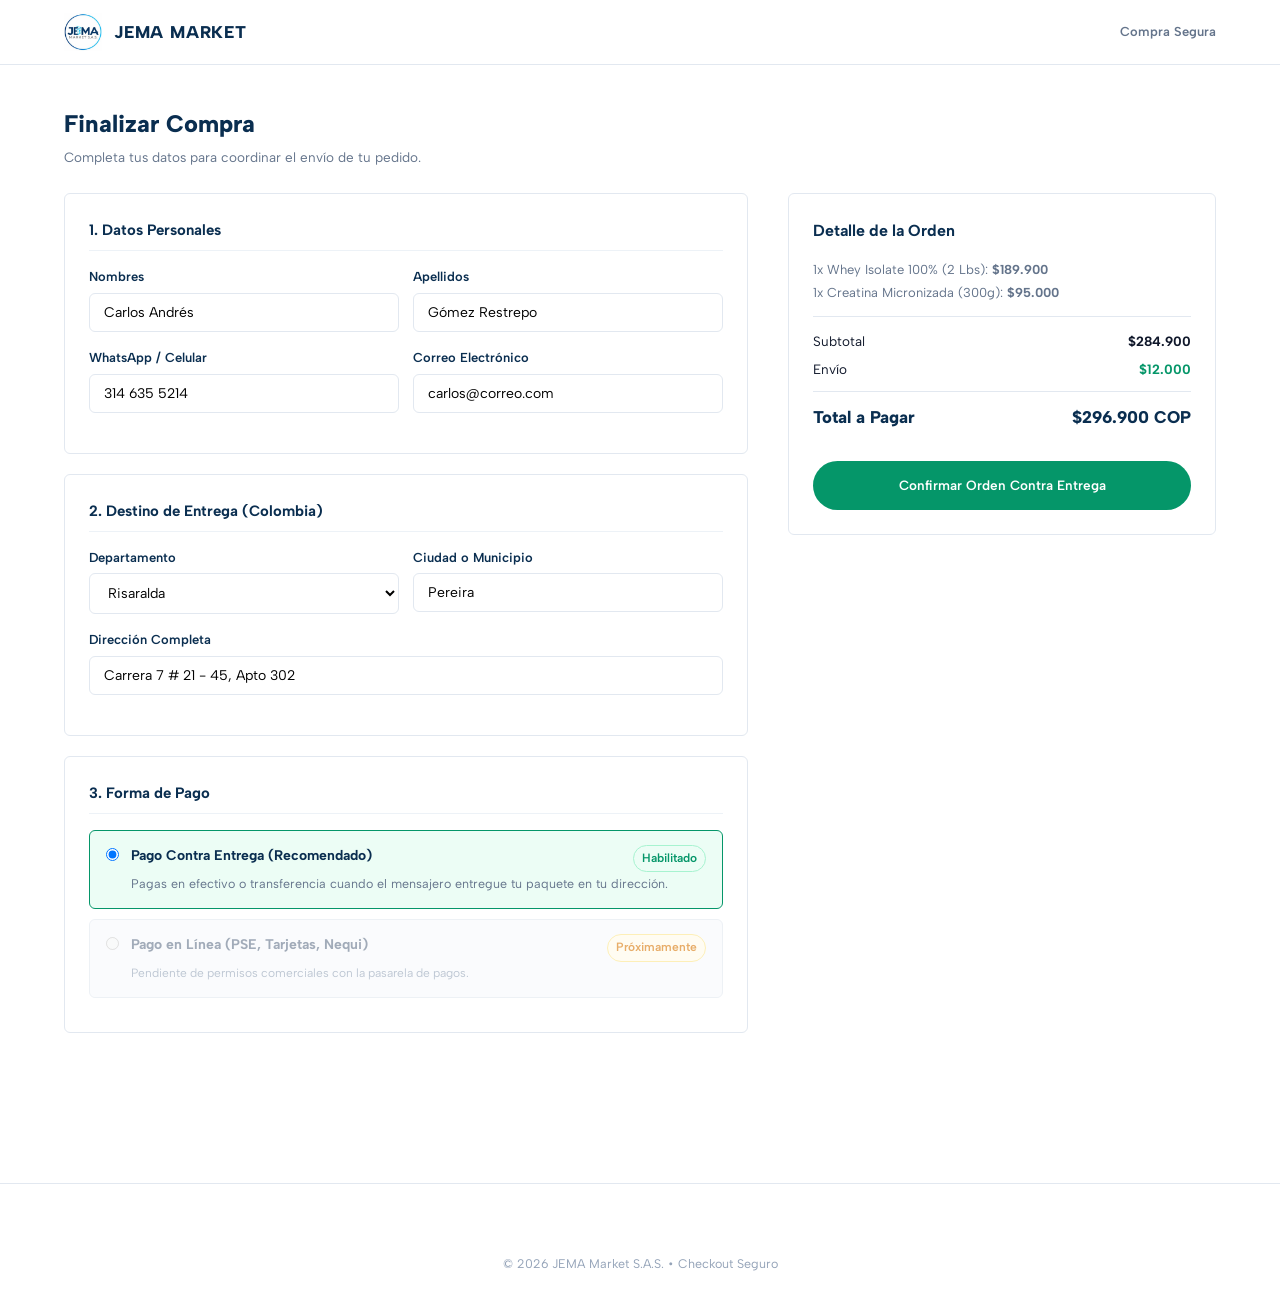
<file: checkout.html>
<!DOCTYPE html>
<html lang="es-CO">
<head>
  <meta charset="UTF-8">
  <meta name="viewport" content="width=device-width, initial-scale=1.0">
  <title>Finalizar Pedido | JEMA Market S.A.S.</title>
  <link rel="stylesheet" href="estilos/colores.css">
  <link rel="preconnect" href="https://fonts.googleapis.com">
  <link rel="preconnect" href="https://fonts.gstatic.com" crossorigin>
  <link href="https://fonts.googleapis.com/css2?family=Albert+Sans:wght@400;500;600;700;800&display=swap" rel="stylesheet">
  <style>
    .checkout-grid-min {
      display: grid;
      grid-template-columns: 1.6fr 1fr;
      gap: 40px;
      margin-top: 24px;
    }
    .seccion-form-min {
      border: 1px solid var(--color-borde);
      border-radius: var(--radio-esquinas);
      padding: 24px;
      margin-bottom: 20px;
      background: #FFFFFF;
    }
    .titulo-seccion-min {
      font-size: 15px;
      font-weight: 700;
      color: var(--color-marino-oscuro);
      margin-bottom: 16px;
      border-bottom: 1px solid var(--color-borde-fino);
      padding-bottom: 8px;
    }
    .tarjeta-metodo-min {
      border: 1px solid var(--color-borde);
      border-radius: var(--radio-esquinas);
      padding: 14px 16px;
      margin-bottom: 10px;
      display: flex;
      gap: 12px;
      cursor: pointer;
      align-items: flex-start;
    }
    .tarjeta-metodo-min.activa {
      border-color: var(--color-exito);
      background-color: var(--color-exito-fondo);
    }
    .tarjeta-metodo-min.inactiva {
      opacity: 0.6;
      cursor: not-allowed;
      background-color: var(--fondo-suave);
    }
    @media (max-width: 800px) {
      .checkout-grid-min { grid-template-columns: 1fr; }
    }
  </style>
</head>
<body>

  <header class="cabecera">
    <div class="contenedor cabecera-principal">
      <a href="index.html" class="marca-logo">
        <img src="imagenes/logo.png" alt="Logo JEMA">
        <div class="marca-texto">
          <span class="marca-titulo">JEMA MARKET</span>
        </div>
      </a>
      <div style="font-size: 13px; font-weight: 600; color: var(--color-texto-suave);">
        Compra Segura
      </div>
    </div>
  </header>

  <main class="contenedor" style="padding-top: 40px; padding-bottom: 60px;">
    <h1 style="font-size: 24px; font-weight: 800; color: var(--color-marino-oscuro); margin-bottom: 4px;">
      Finalizar Compra
    </h1>
    <p style="font-size: 13.5px; color: var(--color-texto-suave); margin-bottom: 24px;">
      Completa tus datos para coordinar el envío de tu pedido.
    </p>

    <div class="checkout-grid-min">
      <div>
        <!-- 1. Contacto -->
        <div class="seccion-form-min">
          <div class="titulo-seccion-min">1. Datos Personales</div>
          <div style="display: grid; grid-template-columns: 1fr 1fr; gap: 14px;">
            <div class="formulario-grupo">
              <label class="formulario-etiqueta">Nombres</label>
              <input type="text" class="formulario-control" value="Carlos Andrés">
            </div>
            <div class="formulario-grupo">
              <label class="formulario-etiqueta">Apellidos</label>
              <input type="text" class="formulario-control" value="Gómez Restrepo">
            </div>
          </div>
          <div style="display: grid; grid-template-columns: 1fr 1fr; gap: 14px;">
            <div class="formulario-grupo">
              <label class="formulario-etiqueta">WhatsApp / Celular</label>
              <input type="tel" class="formulario-control" value="314 635 5214">
            </div>
            <div class="formulario-grupo">
              <label class="formulario-etiqueta">Correo Electrónico</label>
              <input type="email" class="formulario-control" value="carlos@correo.com">
            </div>
          </div>
        </div>

        <!-- 2. Dirección Colombia -->
        <div class="seccion-form-min">
          <div class="titulo-seccion-min">2. Destino de Entrega (Colombia)</div>
          <div style="display: grid; grid-template-columns: 1fr 1fr; gap: 14px;">
            <div class="formulario-grupo">
              <label class="formulario-etiqueta">Departamento</label>
              <select class="formulario-control">
                <option selected>Risaralda</option>
                <option>Antioquia</option>
                <option>Bogotá D.C. / Cundinamarca</option>
                <option>Valle del Cauca</option>
                <option>Caldas</option>
                <option>Quindío</option>
              </select>
            </div>
            <div class="formulario-grupo">
              <label class="formulario-etiqueta">Ciudad o Municipio</label>
              <input type="text" class="formulario-control" value="Pereira">
            </div>
          </div>
          <div class="formulario-grupo">
            <label class="formulario-etiqueta">Dirección Completa</label>
            <input type="text" class="formulario-control" value="Carrera 7 # 21 - 45, Apto 302">
          </div>
        </div>

        <!-- 3. Pago -->
        <div class="seccion-form-min">
          <div class="titulo-seccion-min">3. Forma de Pago</div>

          <!-- Contra entrega -->
          <div class="tarjeta-metodo-min activa">
            <input type="radio" checked id="cod_opt" style="margin-top: 3px;">
            <label for="cod_opt" style="flex: 1; cursor: pointer;">
              <div style="display: flex; justify-content: space-between;">
                <strong style="font-size: 14px; color: var(--color-marino-oscuro);">Pago Contra Entrega (Recomendado)</strong>
                <span class="insignia insignia-entregado">Habilitado</span>
              </div>
              <p style="font-size: 12.5px; color: var(--color-texto-suave); margin-top: 2px;">
                Pagas en efectivo o transferencia cuando el mensajero entregue tu paquete en tu dirección.
              </p>
            </label>
          </div>

          <!-- Pasarela Online -->
          <div class="tarjeta-metodo-min inactiva">
            <input type="radio" disabled id="online_opt" style="margin-top: 3px;">
            <label for="online_opt" style="flex: 1; cursor: not-allowed;">
              <div style="display: flex; justify-content: space-between;">
                <strong style="font-size: 14px; color: var(--color-texto-suave);">Pago en Línea (PSE, Tarjetas, Nequi)</strong>
                <span class="insignia insignia-pendiente">Próximamente</span>
              </div>
              <p style="font-size: 12px; color: var(--color-texto-mutado); margin-top: 2px;">
                Pendiente de permisos comerciales con la pasarela de pagos.
              </p>
            </label>
          </div>
        </div>
      </div>

      <!-- Resumen Checkout -->
      <div>
        <div class="seccion-form-min" style="position: sticky; top: 80px;">
          <h3 style="font-size: 16px; font-weight: 700; color: var(--color-marino-oscuro); margin-bottom: 14px;">
            Detalle de la Orden
          </h3>

          <div style="font-size: 13px; color: var(--color-texto-suave); line-height: 1.8; border-bottom: 1px solid var(--color-borde); padding-bottom: 12px;">
            <div>1x Whey Isolate 100% (2 Lbs): <strong>$189.900</strong></div>
            <div>1x Creatina Micronizada (300g): <strong>$95.000</strong></div>
          </div>

          <div style="margin: 14px 0; font-size: 13.5px;">
            <div style="display: flex; justify-content: space-between; margin-bottom: 6px;">
              <span>Subtotal</span>
              <strong>$284.900</strong>
            </div>
            <div style="display: flex; justify-content: space-between; margin-bottom: 6px;">
              <span>Envío</span>
              <strong style="color: var(--color-exito);">$12.000</strong>
            </div>
            <div style="display: flex; justify-content: space-between; font-size: 17px; font-weight: 800; color: var(--color-marino-oscuro); border-top: 1px solid var(--color-borde); padding-top: 12px; margin-top: 10px;">
              <span>Total a Pagar</span>
              <span>$296.900 COP</span>
            </div>
          </div>

          <a href="admin.html" class="btn btn-contraentrega btn-bloque" style="padding: 13px; margin-top: 16px;">
            Confirmar Orden Contra Entrega
          </a>
        </div>
      </div>
    </div>
  </main>

  <footer class="pie-pagina">
    <div class="contenedor pie-franja-final" style="border: none;">
      © 2026 JEMA Market S.A.S. • Checkout Seguro
    </div>
  </footer>

</body>
</html>
</file>
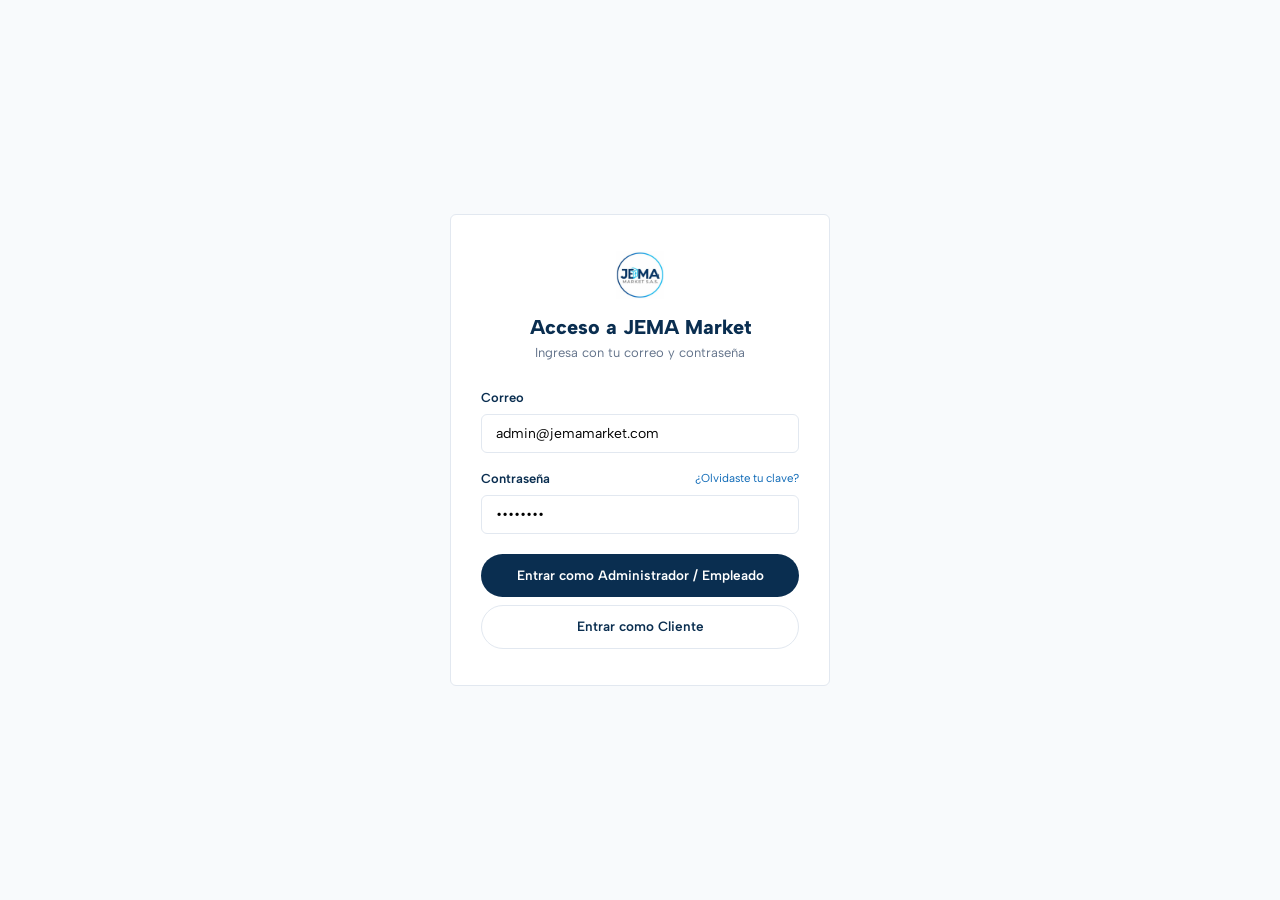
<file: login.html>
<!DOCTYPE html>
<html lang="es-CO">
<head>
  <meta charset="UTF-8">
  <meta name="viewport" content="width=device-width, initial-scale=1.0">
  <title>Iniciar Sesión | JEMA Market S.A.S.</title>
  <link rel="stylesheet" href="estilos/colores.css">
  <link rel="preconnect" href="https://fonts.googleapis.com">
  <link rel="preconnect" href="https://fonts.gstatic.com" crossorigin>
  <link href="https://fonts.googleapis.com/css2?family=Albert+Sans:wght@400;500;600;700;800&display=swap" rel="stylesheet">
  <style>
    .login-wrapper-min {
      min-height: 100vh;
      display: flex;
      align-items: center;
      justify-content: center;
      background-color: var(--fondo-suave);
      padding: 24px;
    }
    .caja-login-min {
      width: 100%;
      max-width: 380px;
      background: #FFFFFF;
      border: 1px solid var(--color-borde);
      border-radius: var(--radio-esquinas);
      padding: 36px 30px;
    }
  </style>
</head>
<body class="login-wrapper-min">

  <div class="caja-login-min">
    <div style="text-align: center; margin-bottom: 24px;">
      <a href="index.html">
        <img src="imagenes/logo.png" alt="Logo JEMA" style="height: 48px; margin: 0 auto 12px;">
      </a>
      <h1 style="font-size: 20px; font-weight: 800; color: var(--color-marino-oscuro);">Acceso a JEMA Market</h1>
      <p style="font-size: 13px; color: var(--color-texto-suave);">Ingresa con tu correo y contraseña</p>
    </div>

    <form action="index.html">
      <div class="formulario-grupo">
        <label class="formulario-etiqueta">Correo</label>
        <input type="email" class="formulario-control" value="admin@jemamarket.com" required>
      </div>

      <div class="formulario-grupo">
        <div style="display: flex; justify-content: space-between;">
          <label class="formulario-etiqueta">Contraseña</label>
          <a href="#" style="font-size: 11.5px; color: var(--color-azul-primario);">¿Olvidaste tu clave?</a>
        </div>
        <input type="password" class="formulario-control" value="••••••••" required>
      </div>

      <div style="display: flex; flex-direction: column; gap: 8px; margin-top: 20px;">
        <a href="admin.html" class="btn btn-principal btn-bloque">Entrar como Administrador / Empleado</a>
        <a href="index.html" class="btn btn-borde btn-bloque">Entrar como Cliente</a>
      </div>
    </form>
  </div>

</body>
</html>
</file>
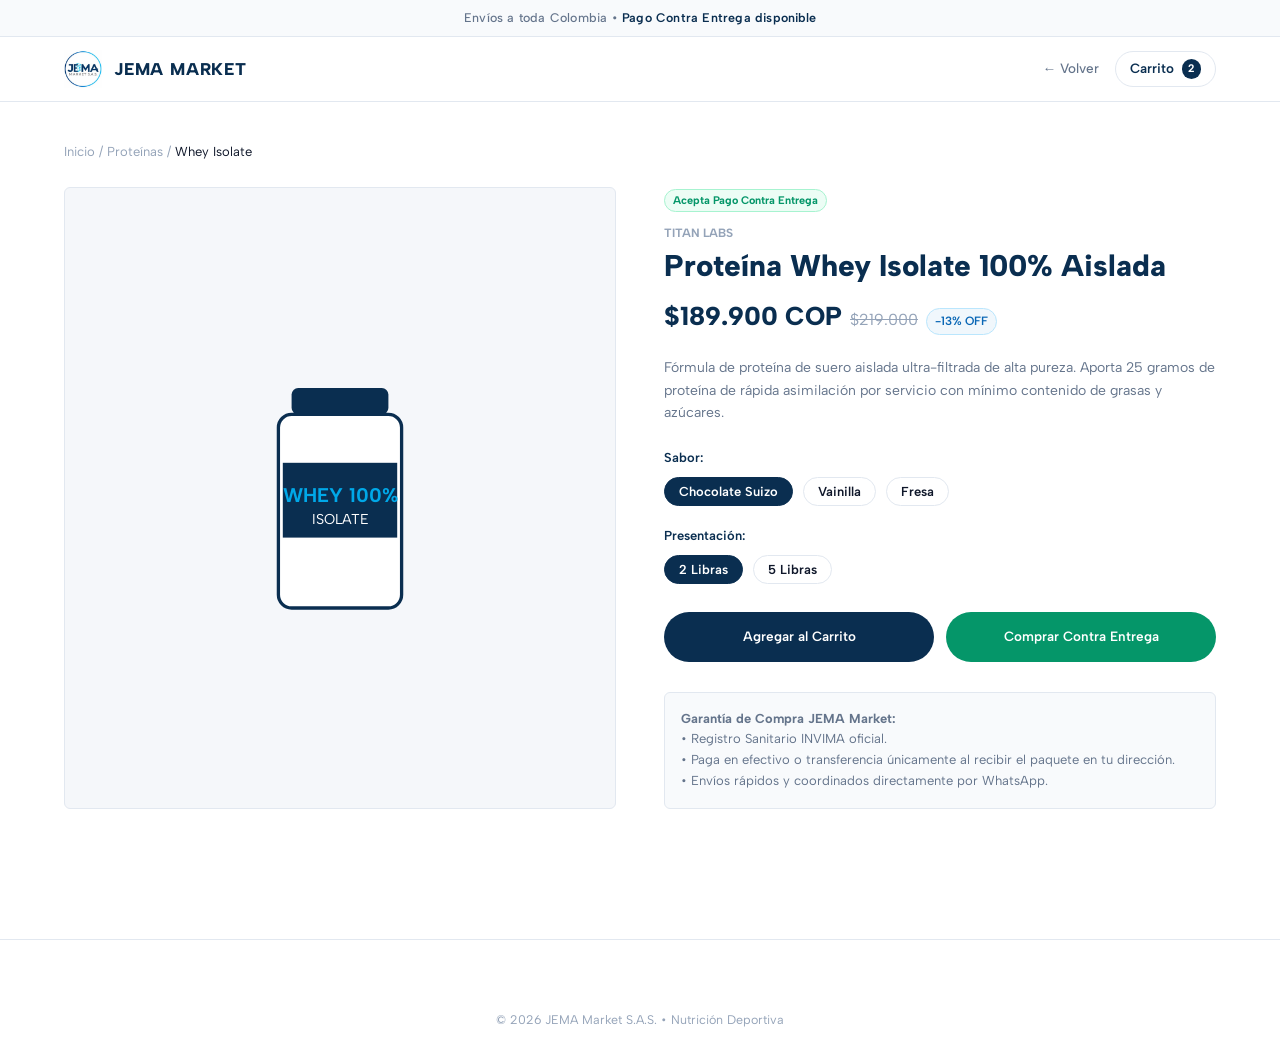
<file: producto-detalle.html>
<!DOCTYPE html>
<html lang="es-CO">
<head>
  <meta charset="UTF-8">
  <meta name="viewport" content="width=device-width, initial-scale=1.0">
  <title>Proteína Whey Isolate 100% | JEMA Market S.A.S.</title>
  <link rel="stylesheet" href="estilos/colores.css">
  <link rel="preconnect" href="https://fonts.googleapis.com">
  <link rel="preconnect" href="https://fonts.gstatic.com" crossorigin>
  <link href="https://fonts.googleapis.com/css2?family=Albert+Sans:wght@400;500;600;700;800&display=swap" rel="stylesheet">
  <style>
    .detalle-grid-min {
      display: grid;
      grid-template-columns: 1fr 1fr;
      gap: 48px;
      margin-top: 24px;
    }
    .detalle-galeria-min {
      background-color: var(--fondo-gris-producto);
      border: 1px solid var(--color-borde);
      border-radius: var(--radio-esquinas);
      padding: 50px;
      display: flex;
      align-items: center;
      justify-content: center;
    }
    .pills-opciones {
      display: flex;
      gap: 10px;
      margin: 8px 0 20px;
    }
    .pill-opcion {
      padding: 6px 14px;
      border: 1px solid var(--color-borde);
      border-radius: var(--radio-pildora);
      background: #FFFFFF;
      font-size: 13px;
      font-weight: 600;
      color: var(--color-texto);
      cursor: pointer;
    }
    .pill-opcion.seleccionada {
      border-color: var(--color-marino-oscuro);
      background-color: var(--color-marino-oscuro);
      color: #FFFFFF;
    }
    .caja-confianza-min {
      margin-top: 30px;
      padding: 16px;
      background-color: var(--fondo-suave);
      border-radius: var(--radio-esquinas);
      border: 1px solid var(--color-borde);
      font-size: 13px;
      color: var(--color-texto-suave);
      line-height: 1.6;
    }
    @media (max-width: 800px) {
      .detalle-grid-min { grid-template-columns: 1fr; }
    }
  </style>
</head>
<body>

  <div class="barra-anuncio">
    Envíos a toda Colombia • <strong>Pago Contra Entrega disponible</strong>
  </div>

  <header class="cabecera">
    <div class="contenedor cabecera-principal">
      <a href="index.html" class="marca-logo">
        <img src="imagenes/logo.png" alt="Logo JEMA Market">
        <div class="marca-texto">
          <span class="marca-titulo">JEMA MARKET</span>
        </div>
      </a>
      <div class="cabecera-acciones">
        <a href="index.html" class="enlace-accion">← Volver</a>
        <a href="carrito.html" class="carrito-pildora">
          <span>Carrito</span>
          <span class="carrito-contador">2</span>
        </a>
      </div>
    </div>
  </header>

  <main class="contenedor" style="padding-top: 40px; padding-bottom: 60px;">
    <div style="font-size: 13px; color: var(--color-texto-mutado); margin-bottom: 15px;">
      <a href="index.html">Inicio</a> / <a href="catalogo.html">Proteínas</a> / <span style="color: var(--color-texto);">Whey Isolate</span>
    </div>

    <div class="detalle-grid-min">
      <div class="detalle-galeria-min">
        <svg style="width: 220px; height: 280px;" viewBox="0 0 100 120">
          <rect x="28" y="10" width="44" height="12" rx="3" fill="#0A2E50" />
          <rect x="22" y="22" width="56" height="88" rx="6" fill="#FFFFFF" stroke="#0A2E50" stroke-width="1.5" />
          <rect x="24" y="44" width="52" height="34" fill="#0A2E50" />
          <text x="50" y="62" font-size="9" font-weight="bold" fill="#00A8E8" text-anchor="middle">WHEY 100%</text>
          <text x="50" y="72" font-size="6.5" fill="#FFFFFF" text-anchor="middle">ISOLATE</text>
        </svg>
      </div>

      <div>
        <span class="badge-min badge-contraentrega" style="position: static; margin-bottom: 12px; display: inline-block;">
          Acepta Pago Contra Entrega
        </span>
        <div style="font-size: 12px; font-weight: 700; color: var(--color-texto-mutado); text-transform: uppercase;">
          Titan Labs
        </div>
        <h1 style="font-size: 30px; font-weight: 800; color: var(--color-marino-oscuro); margin: 4px 0 12px; line-height: 1.2;">
          Proteína Whey Isolate 100% Aislada
        </h1>

        <div class="producto-precio-fila" style="margin-bottom: 20px;">
          <span class="precio-actual" style="font-size: 26px;">$189.900 COP</span>
          <span class="precio-anterior" style="font-size: 16px;">$219.000</span>
          <span class="insignia insignia-confirmado">-13% OFF</span>
        </div>

        <p style="font-size: 14px; color: var(--color-texto-suave); line-height: 1.6; margin-bottom: 24px;">
          Fórmula de proteína de suero aislada ultra-filtrada de alta pureza. Aporta 25 gramos de proteína de rápida asimilación por servicio con mínimo contenido de grasas y azúcares.
        </p>

        <!-- Sabor -->
        <div>
          <label class="formulario-etiqueta">Sabor:</label>
          <div class="pills-opciones">
            <button class="pill-opcion seleccionada">Chocolate Suizo</button>
            <button class="pill-opcion">Vainilla</button>
            <button class="pill-opcion">Fresa</button>
          </div>
        </div>

        <!-- Tamaño -->
        <div>
          <label class="formulario-etiqueta">Presentación:</label>
          <div class="pills-opciones">
            <button class="pill-opcion seleccionada">2 Libras</button>
            <button class="pill-opcion">5 Libras</button>
          </div>
        </div>

        <!-- Botones -->
        <div style="display: flex; gap: 12px; margin-top: 28px;">
          <a href="carrito.html" class="btn btn-principal" style="flex: 1; padding: 13px;">
            Agregar al Carrito
          </a>
          <a href="checkout.html" class="btn btn-contraentrega" style="flex: 1; padding: 13px;">
            Comprar Contra Entrega
          </a>
        </div>

        <div class="caja-confianza-min">
          <strong>Garantía de Compra JEMA Market:</strong><br>
          • Registro Sanitario INVIMA oficial.<br>
          • Paga en efectivo o transferencia únicamente al recibir el paquete en tu dirección.<br>
          • Envíos rápidos y coordinados directamente por WhatsApp.
        </div>
      </div>
    </div>
  </main>

  <footer class="pie-pagina">
    <div class="contenedor pie-franja-final" style="border: none;">
      © 2026 JEMA Market S.A.S. • Nutrición Deportiva
    </div>
  </footer>

</body>
</html>
</file>
<file: estilos/colores.css>
/* ==========================================================================
   CONFIGURACIÓN DE COLORES Y ESTILOS - JEMA MARKET S.A.S.
   DISEÑO: MINIMALISTA, MODERNO Y ELEGANTE
   ========================================================================== */

:root {
  /* -------------------------------------------------------------------------
     1. COLORES DE MARCA
     ------------------------------------------------------------------------- */
  --color-marino-oscuro: #0A2E50;   /* Azul marino profundo y sobrio para textos y títulos */
  --color-azul-primario: #0866B5;   /* Azul de acento principal / botones */
  --color-azul-hover:    #064E8C;   /* Azul al pasar el cursor */
  --color-celeste-suave: #F0F7FC;   /* Tinte azul muy sutil para fondos de acento */
  --color-celeste-vivo:  #00A8E8;   /* Acento vivo minimalista */
  
  /* -------------------------------------------------------------------------
     2. FONDOS Y NEUTROS (ENFOQUE CLEAN / BLANCO)
     ------------------------------------------------------------------------- */
  --fondo-pagina:        #FFFFFF;   /* Blanco puro, limpio y espacioso */
  --fondo-tarjeta:       #FFFFFF;   /* Fondo de componentes */
  --fondo-suave:         #F8FAFC;   /* Gris ultra claro para áreas secundarias */
  --fondo-gris-producto: #F5F7FA;   /* Fondo limpio para destacar imágenes de producto */
  
  --color-texto:         #0F172A;   /* Texto principal de alto contraste */
  --color-texto-suave:   #64748B;   /* Texto secundario y descriptivo */
  --color-texto-mutado:  #94A3B8;   /* Fechas, SKU y elementos muy secundarios */
  
  --color-borde:         #E2E8F0;   /* Bordes nítidos y finos */
  --color-borde-fino:    #EDF2F7;   /* Divisores casi imperceptibles */

  /* -------------------------------------------------------------------------
     3. ESTADOS Y ACCIONES
     ------------------------------------------------------------------------- */
  --color-exito:         #059669;   /* Verde esmeralda fino */
  --color-exito-fondo:   #ECFDF5;
  --color-alerta:        #D97706;   /* Ámbar suave */
  --color-alerta-fondo:  #FFFBEB;
  --color-peligro:       #E11D48;   /* Rojo refinado */
  --color-whatsapp:      #25D366;

  /* -------------------------------------------------------------------------
     4. TIPOGRAFÍA Y MEDIDAS MINIMALISTAS
     ------------------------------------------------------------------------- */
  --fuente-principal:    'Albert Sans', -apple-system, BlinkMacSystemFont, 'Segoe UI', Roboto, sans-serif;
  --radio-esquinas:      6px;       /* Bordes ligeramente redondeados, muy modernos */
  --radio-pildora:       999px;     /* Cápsulas y botones redondeados */
  --sombra-subtil:       0 1px 3px rgba(0, 0, 0, 0.04), 0 1px 2px rgba(0, 0, 0, 0.02);
  --sombra-hover:        0 10px 25px -5px rgba(10, 46, 80, 0.08);
}

/* ==========================================================================
   RESET Y BASE
   ========================================================================== */
* {
  box-sizing: border-box;
  margin: 0;
  padding: 0;
}

body {
  font-family: var(--fuente-principal);
  background-color: var(--fondo-pagina);
  color: var(--color-texto);
  line-height: 1.6;
  font-size: 15px;
  -webkit-font-smoothing: antialiased;
}

a {
  color: inherit;
  text-decoration: none;
}

img {
  max-width: 100%;
  display: block;
}

button, input, select, textarea {
  font-family: inherit;
  font-size: inherit;
}

.contenedor {
  max-width: 1200px;
  margin: 0 auto;
  padding: 0 24px;
}

/* ==========================================================================
   BARRA ANUNCIO MINIMALISTA
   ========================================================================== */
.barra-anuncio {
  background-color: var(--fondo-suave);
  color: var(--color-texto-suave);
  border-bottom: 1px solid var(--color-borde);
  text-align: center;
  font-size: 12.5px;
  padding: 8px 16px;
  font-weight: 500;
  letter-spacing: 0.2px;
}

.barra-anuncio strong {
  color: var(--color-marino-oscuro);
  font-weight: 600;
}

/* ==========================================================================
   CABECERA MINIMALISTA (CLEAN & SLIM)
   ========================================================================== */
.cabecera {
  background-color: #FFFFFF;
  border-bottom: 1px solid var(--color-borde);
  position: sticky;
  top: 0;
  z-index: 100;
}

.cabecera-principal {
  display: flex;
  align-items: center;
  justify-content: space-between;
  height: 64px;
  gap: 24px;
}

.marca-logo {
  display: flex;
  align-items: center;
  gap: 12px;
}

.marca-logo img {
  height: 38px;
  width: auto;
  object-fit: contain;
}

.marca-texto {
  display: flex;
  flex-direction: column;
  line-height: 1.1;
}

.marca-titulo {
  font-size: 17px;
  font-weight: 800;
  letter-spacing: 0.8px;
  color: var(--color-marino-oscuro);
}

.marca-subtitulo {
  font-size: 10px;
  font-weight: 600;
  color: var(--color-texto-suave);
  letter-spacing: 1.8px;
}

/* Menú en la cabecera integrado */
.menu-nav-links {
  display: flex;
  list-style: none;
  gap: 28px;
}

.menu-nav-links a {
  font-size: 14px;
  font-weight: 500;
  color: var(--color-texto-suave);
  transition: color 0.15s;
}

.menu-nav-links a:hover,
.menu-nav-links a.activo {
  color: var(--color-azul-primario);
}

/* Acciones en la cabecera */
.cabecera-acciones {
  display: flex;
  align-items: center;
  gap: 16px;
}

.enlace-accion {
  font-size: 13.5px;
  font-weight: 500;
  color: var(--color-texto-suave);
  transition: color 0.15s;
}

.enlace-accion:hover {
  color: var(--color-texto);
}

.carrito-pildora {
  display: inline-flex;
  align-items: center;
  gap: 8px;
  padding: 6px 14px;
  border-radius: var(--radio-pildora);
  border: 1px solid var(--color-borde);
  font-size: 13.5px;
  font-weight: 600;
  color: var(--color-marino-oscuro);
  transition: all 0.2s;
}

.carrito-pildora:hover {
  border-color: var(--color-azul-primario);
  color: var(--color-azul-primario);
}

.carrito-contador {
  background-color: var(--color-marino-oscuro);
  color: #FFFFFF;
  font-size: 11px;
  font-weight: 700;
  padding: 1px 6px;
  border-radius: var(--radio-pildora);
}

/* ==========================================================================
   BOTONES MINIMALISTAS
   ========================================================================== */
.btn {
  display: inline-flex;
  align-items: center;
  justify-content: center;
  gap: 8px;
  padding: 10px 22px;
  border-radius: var(--radio-pildora);
  font-weight: 600;
  font-size: 13.5px;
  cursor: pointer;
  border: 1px solid transparent;
  transition: all 0.15s ease;
  text-decoration: none;
}

.btn-principal {
  background-color: var(--color-marino-oscuro);
  color: #FFFFFF;
}

.btn-principal:hover {
  background-color: var(--color-azul-primario);
}

.btn-borde {
  background-color: transparent;
  color: var(--color-marino-oscuro);
  border-color: var(--color-borde);
}

.btn-borde:hover {
  border-color: var(--color-marino-oscuro);
}

.btn-contraentrega {
  background-color: var(--color-exito);
  color: #FFFFFF;
}

.btn-contraentrega:hover {
  background-color: #047857;
}

.btn-bloque {
  width: 100%;
}

/* ==========================================================================
   HERO BANNER MINIMALISTA (LIMPIO, ELEGANTE)
   ========================================================================== */
.hero-minimal {
  padding: 60px 0 50px;
  background-color: var(--fondo-suave);
  border-bottom: 1px solid var(--color-borde-fino);
}

.hero-minimal-contenido {
  max-width: 780px;
}

.insignia-pill {
  display: inline-flex;
  align-items: center;
  gap: 6px;
  padding: 4px 12px;
  border-radius: var(--radio-pildora);
  background-color: #FFFFFF;
  border: 1px solid var(--color-borde);
  font-size: 12px;
  font-weight: 600;
  color: var(--color-texto-suave);
  margin-bottom: 20px;
}

.hero-titulo {
  font-size: 40px;
  font-weight: 800;
  line-height: 1.2;
  letter-spacing: -0.5px;
  color: var(--color-marino-oscuro);
  margin-bottom: 16px;
}

.hero-subtitulo {
  font-size: 17px;
  color: var(--color-texto-suave);
  line-height: 1.6;
  margin-bottom: 28px;
}

.hero-botones {
  display: flex;
  gap: 14px;
  align-items: center;
  flex-wrap: wrap;
}

/* Tarjetas rápidas de valor */
.barra-caracteristicas {
  display: grid;
  grid-template-columns: repeat(3, 1fr);
  gap: 20px;
  margin-top: 40px;
  padding-top: 30px;
  border-top: 1px solid var(--color-borde);
}

.caracteristica-item {
  display: flex;
  flex-direction: column;
  gap: 4px;
}

.caracteristica-item h4 {
  font-size: 14px;
  font-weight: 700;
  color: var(--color-marino-oscuro);
}

.caracteristica-item p {
  font-size: 13px;
  color: var(--color-texto-suave);
}

/* ==========================================================================
   TARJETAS DE PRODUCTOS (MINIMALISTAS Y NÍTIDAS)
   ========================================================================== */
.seccion-titulo-fila {
  display: flex;
  justify-content: space-between;
  align-items: flex-end;
  margin-bottom: 30px;
}

.titulo-seccion {
  font-size: 24px;
  font-weight: 800;
  color: var(--color-marino-oscuro);
  letter-spacing: -0.3px;
}

.rejilla-productos {
  display: grid;
  grid-template-columns: repeat(auto-fill, minmax(260px, 1fr));
  gap: 24px;
}

.tarjeta-producto {
  background: var(--fondo-tarjeta);
  border: 1px solid var(--color-borde);
  border-radius: var(--radio-esquinas);
  overflow: hidden;
  transition: border-color 0.2s, box-shadow 0.2s;
  display: flex;
  flex-direction: column;
}

.tarjeta-producto:hover {
  border-color: #CBD5E1;
  box-shadow: var(--sombra-hover);
}

.producto-caja-img {
  background-color: var(--fondo-gris-producto);
  height: 220px;
  display: flex;
  align-items: center;
  justify-content: center;
  position: relative;
  padding: 16px;
}

.badge-min {
  position: absolute;
  top: 12px;
  left: 12px;
  font-size: 11px;
  font-weight: 700;
  padding: 2px 8px;
  border-radius: var(--radio-pildora);
  background: #FFFFFF;
  border: 1px solid var(--color-borde);
  color: var(--color-marino-oscuro);
}

.badge-contraentrega {
  color: var(--color-exito);
  border-color: #A7F3D0;
  background-color: var(--color-exito-fondo);
}

.producto-cuerpo {
  padding: 18px;
  display: flex;
  flex-direction: column;
  flex: 1;
}

.producto-marca {
  font-size: 11px;
  font-weight: 700;
  letter-spacing: 0.6px;
  color: var(--color-texto-mutado);
  text-transform: uppercase;
  margin-bottom: 4px;
}

.producto-nombre {
  font-size: 15px;
  font-weight: 700;
  color: var(--color-marino-oscuro);
  line-height: 1.35;
  margin-bottom: 6px;
}

.producto-detalle-corto {
  font-size: 12.5px;
  color: var(--color-texto-suave);
  margin-bottom: 14px;
}

.producto-precio-fila {
  display: flex;
  align-items: baseline;
  gap: 8px;
  margin-top: auto;
  margin-bottom: 14px;
}

.precio-actual {
  font-size: 18px;
  font-weight: 800;
  color: var(--color-marino-oscuro);
}

.precio-anterior {
  font-size: 13px;
  color: var(--color-texto-mutado);
  text-decoration: line-through;
}

/* ==========================================================================
   INSIGNIAS / BADGES MINIMALISTAS
   ========================================================================== */
.insignia {
  display: inline-flex;
  align-items: center;
  padding: 3px 8px;
  border-radius: var(--radio-pildora);
  font-size: 12px;
  font-weight: 600;
}

.insignia-pendiente {
  background-color: var(--color-alerta-fondo);
  color: var(--color-alerta);
  border: 1px solid #FDE68A;
}

.insignia-confirmado {
  background-color: var(--color-celeste-suave);
  color: var(--color-azul-primario);
  border: 1px solid #BAE6FD;
}

.insignia-entregado {
  background-color: var(--color-exito-fondo);
  color: var(--color-exito);
  border: 1px solid #A7F3D0;
}

/* ==========================================================================
   TABLAS Y FORMULARIOS CLEAN
   ========================================================================== */
.formulario-grupo {
  margin-bottom: 16px;
}

.formulario-etiqueta {
  display: block;
  font-size: 13px;
  font-weight: 600;
  color: var(--color-marino-oscuro);
  margin-bottom: 5px;
}

.formulario-control {
  width: 100%;
  padding: 10px 14px;
  border-radius: var(--radio-esquinas);
  border: 1px solid var(--color-borde);
  background-color: #FFFFFF;
  outline: none;
  font-size: 14px;
  transition: border-color 0.15s;
}

.formulario-control:focus {
  border-color: var(--color-marino-oscuro);
}

.tabla-responsiva {
  width: 100%;
  border-collapse: collapse;
}

.tabla-responsiva th,
.tabla-responsiva td {
  padding: 12px 14px;
  text-align: left;
  border-bottom: 1px solid var(--color-borde);
  font-size: 13.5px;
}

.tabla-responsiva th {
  background-color: var(--fondo-suave);
  font-size: 11.5px;
  text-transform: uppercase;
  color: var(--color-texto-suave);
  font-weight: 700;
  letter-spacing: 0.5px;
}

/* ==========================================================================
   PIE DE PÁGINA MINIMALISTA
   ========================================================================== */
.pie-pagina {
  border-top: 1px solid var(--color-borde);
  padding: 50px 0 30px;
  background-color: #FFFFFF;
  margin-top: 70px;
  font-size: 13.5px;
  color: var(--color-texto-suave);
}

.rejilla-pie {
  display: grid;
  grid-template-columns: 2fr 1fr 1fr 1fr;
  gap: 30px;
  margin-bottom: 40px;
}

.columna-pie h4 {
  font-size: 13.5px;
  font-weight: 700;
  color: var(--color-marino-oscuro);
  margin-bottom: 14px;
}

.columna-pie ul {
  list-style: none;
}

.columna-pie ul li {
  margin-bottom: 8px;
}

.columna-pie a:hover {
  color: var(--color-marino-oscuro);
}

.pie-franja-final {
  border-top: 1px solid var(--color-borde-fino);
  padding-top: 20px;
  text-align: center;
  font-size: 12.5px;
  color: var(--color-texto-mutado);
}

/* WhatsApp minimal */
.boton-whatsapp-flotante {
  position: fixed;
  bottom: 24px;
  right: 24px;
  width: 48px;
  height: 48px;
  background-color: var(--color-whatsapp);
  color: #FFFFFF;
  border-radius: 50%;
  display: flex;
  align-items: center;
  justify-content: center;
  box-shadow: 0 4px 14px rgba(37, 211, 102, 0.3);
  font-size: 24px;
  z-index: 99;
}

@media (max-width: 850px) {
  .hero-titulo { font-size: 32px; }
  .barra-caracteristicas { grid-template-columns: 1fr; }
  .rejilla-pie { grid-template-columns: 1fr 1fr; }
  .menu-nav-links { display: none; }
}
</file>
